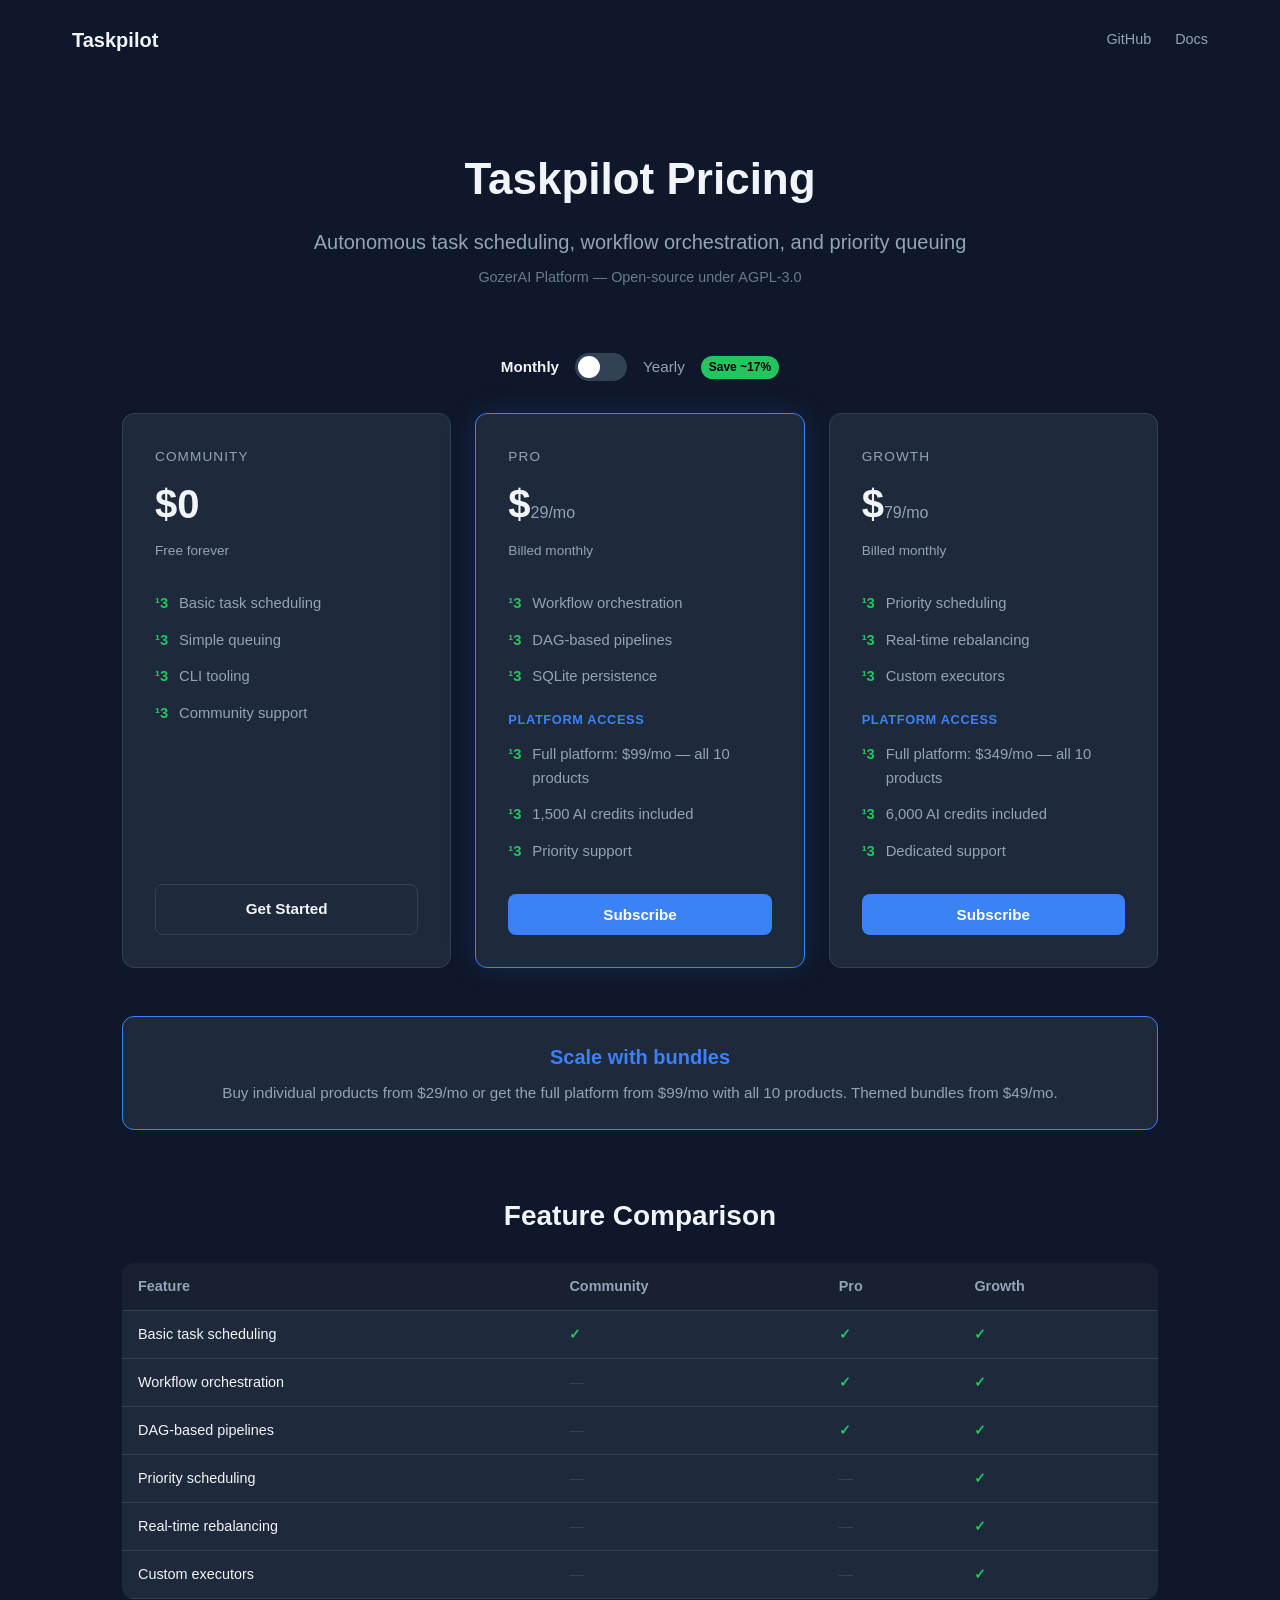
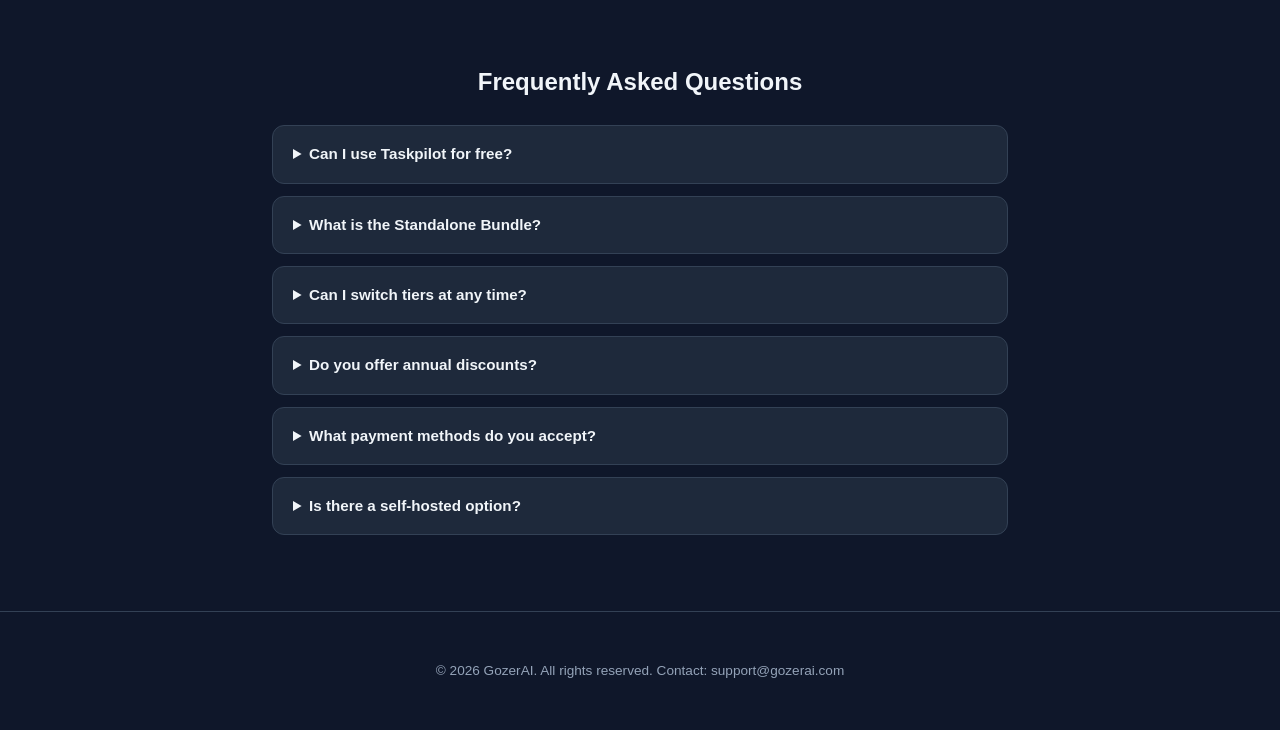
<file: docs/pricing/index.html>
<!DOCTYPE html>
<html lang="en">
<head>
<meta charset="UTF-8">
<meta name="viewport" content="width=device-width, initial-scale=1.0">
<title>Taskpilot Pricing</title>
<style>
*,*::before,*::after{box-sizing:border-box;margin:0;padding:0}
:root{--bg:#0f172a;--surface:#1e293b;--border:#334155;--text:#f1f5f9;--muted:#94a3b8;--accent:#3b82f6;--accent-hover:#2563eb;--green:#22c55e;--radius:12px}
body{font-family:-apple-system,BlinkMacSystemFont,"Segoe UI",Roboto,Helvetica,Arial,sans-serif;background:var(--bg);color:var(--text);line-height:1.6}
a{color:var(--accent);text-decoration:none}a:hover{text-decoration:underline}
.nav{display:flex;align-items:center;justify-content:space-between;max-width:1200px;margin:0 auto;padding:1.5rem 2rem}
.nav-brand{font-size:1.25rem;font-weight:700;color:var(--text)}
.nav-links{display:flex;gap:1.5rem}.nav-links a{color:var(--muted);font-size:.9rem}.nav-links a:hover{color:var(--text)}
.hero{text-align:center;padding:4rem 2rem 2rem}
.hero h1{font-size:2.75rem;font-weight:800;margin-bottom:.75rem}
.hero .tagline{font-size:1.25rem;color:var(--muted);margin-bottom:.5rem}
.hero .oss{font-size:.9rem;color:var(--muted);opacity:.7}
.toggle-wrap{display:flex;align-items:center;justify-content:center;gap:1rem;padding:2rem 0}
.toggle-label{font-size:.95rem;color:var(--muted);cursor:pointer}.toggle-label.active{color:var(--text);font-weight:600}
.toggle{position:relative;width:52px;height:28px;background:var(--border);border-radius:14px;cursor:pointer;transition:background .2s}
.toggle.yearly{background:var(--accent)}.toggle::after{content:"";position:absolute;top:3px;left:3px;width:22px;height:22px;background:#fff;border-radius:50%;transition:transform .2s}
.toggle.yearly::after{transform:translateX(24px)}
.save-badge{font-size:.75rem;background:var(--green);color:#000;padding:2px 8px;border-radius:9999px;font-weight:600}
.cards{display:grid;grid-template-columns:repeat(auto-fit,minmax(300px,1fr));gap:1.5rem;max-width:1100px;margin:0 auto;padding:0 2rem 3rem}
.card{background:var(--surface);border:1px solid var(--border);border-radius:var(--radius);padding:2rem;display:flex;flex-direction:column}
.card.featured{border-color:var(--accent);box-shadow:0 0 30px rgba(59,130,246,.15)}
.card-tier{font-size:.85rem;text-transform:uppercase;letter-spacing:.08em;color:var(--muted);margin-bottom:.25rem}
.card-price{font-size:2.5rem;font-weight:800;margin-bottom:.25rem}.card-price span{font-size:1rem;font-weight:400;color:var(--muted)}
.card-cycle{font-size:.85rem;color:var(--muted);margin-bottom:1.5rem}
.card ul{list-style:none;flex:1;margin-bottom:1.5rem}
.card li{padding:.4rem 0;padding-left:1.5rem;position:relative;font-size:.925rem;color:var(--muted)}.card li::before{content:"¹3";position:absolute;left:0;color:var(--green);font-weight:700}
.card li.section-label{color:var(--accent);font-weight:600;padding-left:0;font-size:.8rem;text-transform:uppercase;letter-spacing:.05em;margin-top:.5rem}
.card li.section-label::before{content:""}
.btn{display:block;text-align:center;padding:.75rem 1.5rem;border-radius:8px;font-weight:600;font-size:.95rem;border:none;cursor:pointer;transition:background .2s}
.btn-primary{background:var(--accent);color:#fff}.btn-primary:hover{background:var(--accent-hover);text-decoration:none}
.btn-outline{background:transparent;border:1px solid var(--border);color:var(--text)}.btn-outline:hover{border-color:var(--muted);text-decoration:none}
.callout{max-width:1100px;margin:0 auto 2rem;padding:0 2rem}
.callout-box{background:var(--surface);border:1px solid var(--accent);border-radius:var(--radius);padding:1.5rem 2rem;text-align:center}
.callout-box h3{font-size:1.25rem;margin-bottom:.5rem;color:var(--accent)}
.callout-box p{color:var(--muted);font-size:.95rem}
.section{max-width:1100px;margin:0 auto;padding:2rem}.section h2{font-size:1.75rem;font-weight:700;margin-bottom:1.5rem;text-align:center}
table{width:100%;border-collapse:collapse;background:var(--surface);border-radius:var(--radius);overflow:hidden}
th,td{padding:.75rem 1rem;text-align:left;border-bottom:1px solid var(--border);font-size:.9rem}
th{color:var(--muted);font-weight:600;background:rgba(0,0,0,.2)}td{color:var(--text)}
.check{color:var(--green);font-weight:700}.dash{color:var(--border)}
.faq{max-width:800px;margin:0 auto;padding:2rem}.faq h2{text-align:center;margin-bottom:1.5rem}
details{background:var(--surface);border:1px solid var(--border);border-radius:var(--radius);margin-bottom:.75rem}
summary{padding:1rem 1.25rem;cursor:pointer;font-weight:600;font-size:.95rem}summary:hover{color:var(--accent)}
details[open] summary{border-bottom:1px solid var(--border)}details p{padding:1rem 1.25rem;color:var(--muted);font-size:.9rem}
footer{text-align:center;padding:3rem 2rem;color:var(--muted);font-size:.85rem;border-top:1px solid var(--border);margin-top:2rem}
@media(max-width:768px){.hero h1{font-size:2rem}.cards{grid-template-columns:1fr}.nav{flex-direction:column;gap:1rem}}
</style>
</head>
<body>
<nav class="nav">
  <div class="nav-brand">Taskpilot</div>
  <div class="nav-links">
    <a href="https://github.com/chrisarseno/taskpilot">GitHub</a>
    <a href="https://github.com/chrisarseno/taskpilot#readme">Docs</a>
  </div>
</nav>
<section class="hero">
  <h1>Taskpilot Pricing</h1>
  <p class="tagline">Autonomous task scheduling, workflow orchestration, and priority queuing</p>
  <p class="oss">GozerAI Platform &mdash; Open-source under AGPL-3.0</p>
</section>
<div class="toggle-wrap">
  <span class="toggle-label active" data-cycle="monthly">Monthly</span>
  <div class="toggle" id="billingToggle" role="switch" aria-checked="false" tabindex="0"></div>
  <span class="toggle-label" data-cycle="yearly">Yearly</span>
  <span class="save-badge">Save ~17%</span>
</div>
<div class="cards">
  <div class="card">
    <div class="card-tier">Community</div>
    <div class="card-price">$0</div>
    <div class="card-cycle">Free forever</div>
    <ul>
      <li>Basic task scheduling</li>
      <li>Simple queuing</li>
      <li>CLI tooling</li>
      <li>Community support</li>
    </ul>
    <a href="https://github.com/chrisarseno/taskpilot" class="btn btn-outline">Get Started</a>
  </div>
  <div class="card featured">
    <div class="card-tier">Pro</div>
    <div class="card-price" data-monthly="29" data-yearly="290">$<span class="price-value">29</span><span>/mo</span></div>
    <div class="card-cycle cycle-text">Billed monthly</div>
    <ul>
      <li>Workflow orchestration</li>
      <li>DAG-based pipelines</li>
      <li>SQLite persistence</li>
      <li class="section-label">Platform access</li>
      <li>Full platform: $99/mo &mdash; all 10 products</li>
      <li>1,500 AI credits included</li>
      <li>Priority support</li>
    </ul>
    <button class="btn btn-primary" data-tier="pro">Subscribe</button>
  </div>
  <div class="card">
    <div class="card-tier">Growth</div>
    <div class="card-price" data-monthly="79" data-yearly="790">$<span class="price-value">79</span><span>/mo</span></div>
    <div class="card-cycle cycle-text">Billed monthly</div>
    <ul>
      <li>Priority scheduling</li>
      <li>Real-time rebalancing</li>
      <li>Custom executors</li>
      <li class="section-label">Platform access</li>
      <li>Full platform: $349/mo &mdash; all 10 products</li>
      <li>6,000 AI credits included</li>
      <li>Dedicated support</li>
    </ul>
    <button class="btn btn-primary" data-tier="growth">Subscribe</button>
  </div>
</div>
<div class="callout">
  <div class="callout-box">
    <h3>Scale with bundles</h3>
    <p>Buy individual products from $29/mo or get the full platform from $99/mo with all 10 products. Themed bundles from $49/mo.</p>
  </div>
</div>
<section class="section">
  <h2>Feature Comparison</h2>
  <table>
    <thead><tr><th>Feature</th><th>Community</th><th>Pro</th><th>Growth</th></tr></thead>
    <tbody>
      <tr><td>Basic task scheduling</td><td class="check">&#10003;</td><td class="check">&#10003;</td><td class="check">&#10003;</td></tr>
      <tr><td>Workflow orchestration</td><td class="dash">&mdash;</td><td class="check">&#10003;</td><td class="check">&#10003;</td></tr>
      <tr><td>DAG-based pipelines</td><td class="dash">&mdash;</td><td class="check">&#10003;</td><td class="check">&#10003;</td></tr>
      <tr><td>Priority scheduling</td><td class="dash">&mdash;</td><td class="dash">&mdash;</td><td class="check">&#10003;</td></tr>
      <tr><td>Real-time rebalancing</td><td class="dash">&mdash;</td><td class="dash">&mdash;</td><td class="check">&#10003;</td></tr>
      <tr><td>Custom executors</td><td class="dash">&mdash;</td><td class="dash">&mdash;</td><td class="check">&#10003;</td></tr>
    </tbody>
  </table>
</section>
<section class="faq">
  <h2>Frequently Asked Questions</h2>
  <details><summary>Can I use Taskpilot for free?</summary><p>Yes. The Community tier is free forever under the AGPL-3.0 license. It includes basic task scheduling and CLI tooling.</p></details>
  <details><summary>What is the Standalone Bundle?</summary><p>Each product can be purchased individually ($29/mo Pro, $79/mo Growth) or as part of the GozerAI Platform ($99-$899/mo) which includes all 10 products with shared AI credits. Themed bundles are also available from $49/mo.</p></details>
  <details><summary>Can I switch tiers at any time?</summary><p>Yes. Upgrades take effect immediately with prorated billing. Downgrades apply at the next billing cycle.</p></details>
  <details><summary>Do you offer annual discounts?</summary><p>Yes. Annual billing saves approximately 17% compared to monthly billing.</p></details>
  <details><summary>What payment methods do you accept?</summary><p>We accept all major credit cards via Stripe. Growth customers can pay by invoice.</p></details>
  <details><summary>Is there a self-hosted option?</summary><p>All products are open-source under AGPL-3.0. You can self-host with Community features. Pro and Growth features require a valid license key.</p></details>
</section>
<footer>&copy; 2026 GozerAI. All rights reserved. Contact: support@gozerai.com</footer>
<script>
(function(){
  const CONFIG={serverUrl:"https://api.gozerai.com/v1/provisioning",productCode:"STD",prices:{pro:{monthly:29,yearly:290},growth:{monthly:79,yearly:790}}};
  let yearly=false;
  const toggle=document.getElementById("billingToggle"),labels=document.querySelectorAll(".toggle-label"),priceEls=document.querySelectorAll(".card-price[data-monthly]"),cycleEls=document.querySelectorAll(".cycle-text"),buttons=document.querySelectorAll("[data-tier]");
  function update(){toggle.classList.toggle("yearly",yearly);toggle.setAttribute("aria-checked",yearly);labels.forEach(l=>l.classList.toggle("active",(l.dataset.cycle==="yearly")===yearly));priceEls.forEach(el=>{const v=yearly?el.dataset.yearly:el.dataset.monthly;el.querySelector(".price-value").textContent=Number(v).toLocaleString();el.querySelector("span:last-child").textContent=yearly?"/yr":"/mo"});cycleEls.forEach(el=>el.textContent=yearly?"Billed yearly":"Billed monthly")}
  toggle.addEventListener("click",()=>{yearly=!yearly;update()});toggle.addEventListener("keydown",e=>{if(e.key==="Enter"||e.key===" "){e.preventDefault();yearly=!yearly;update()}});labels.forEach(l=>l.addEventListener("click",()=>{yearly=l.dataset.cycle==="yearly";update()}));
  buttons.forEach(btn=>{btn.addEventListener("click",async()=>{const tier=btn.dataset.tier,cycle=yearly?"yearly":"monthly";if(!CONFIG.serverUrl){alert("Checkout server not configured.");return}btn.disabled=true;btn.textContent="Redirecting…";try{const r=await fetch(CONFIG.serverUrl+"/checkout/create",{method:"POST",headers:{"Content-Type":"application/json"},body:JSON.stringify({product_code:CONFIG.productCode,tier,billing_cycle:cycle,success_url:location.href+"?success=1",cancel_url:location.href+"?canceled=1"})});if(!r.ok)throw new Error("Server returned "+r.status);const d=await r.json();location.href=d.url}catch(e){alert("Checkout failed: "+e.message);btn.disabled=false;btn.textContent="Subscribe"}})});
})();
</script>
</body>
</html>
</file>
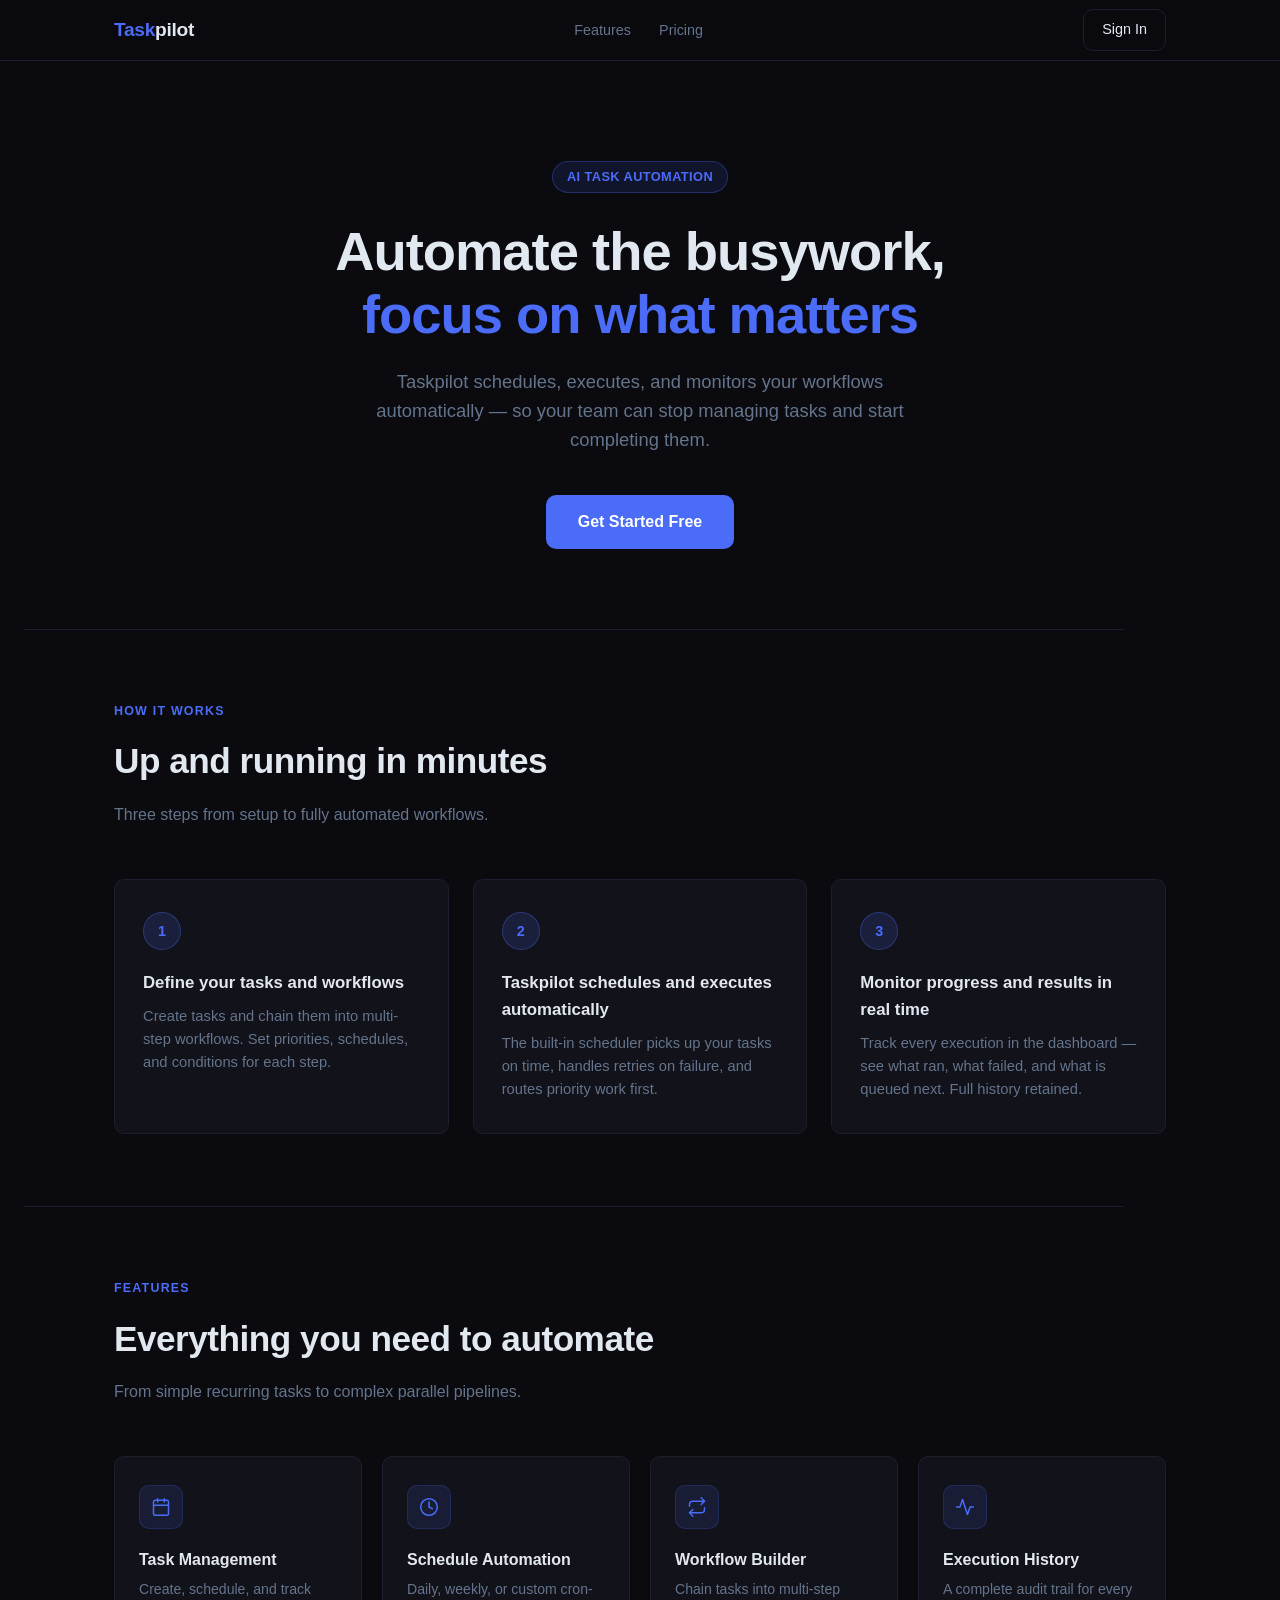
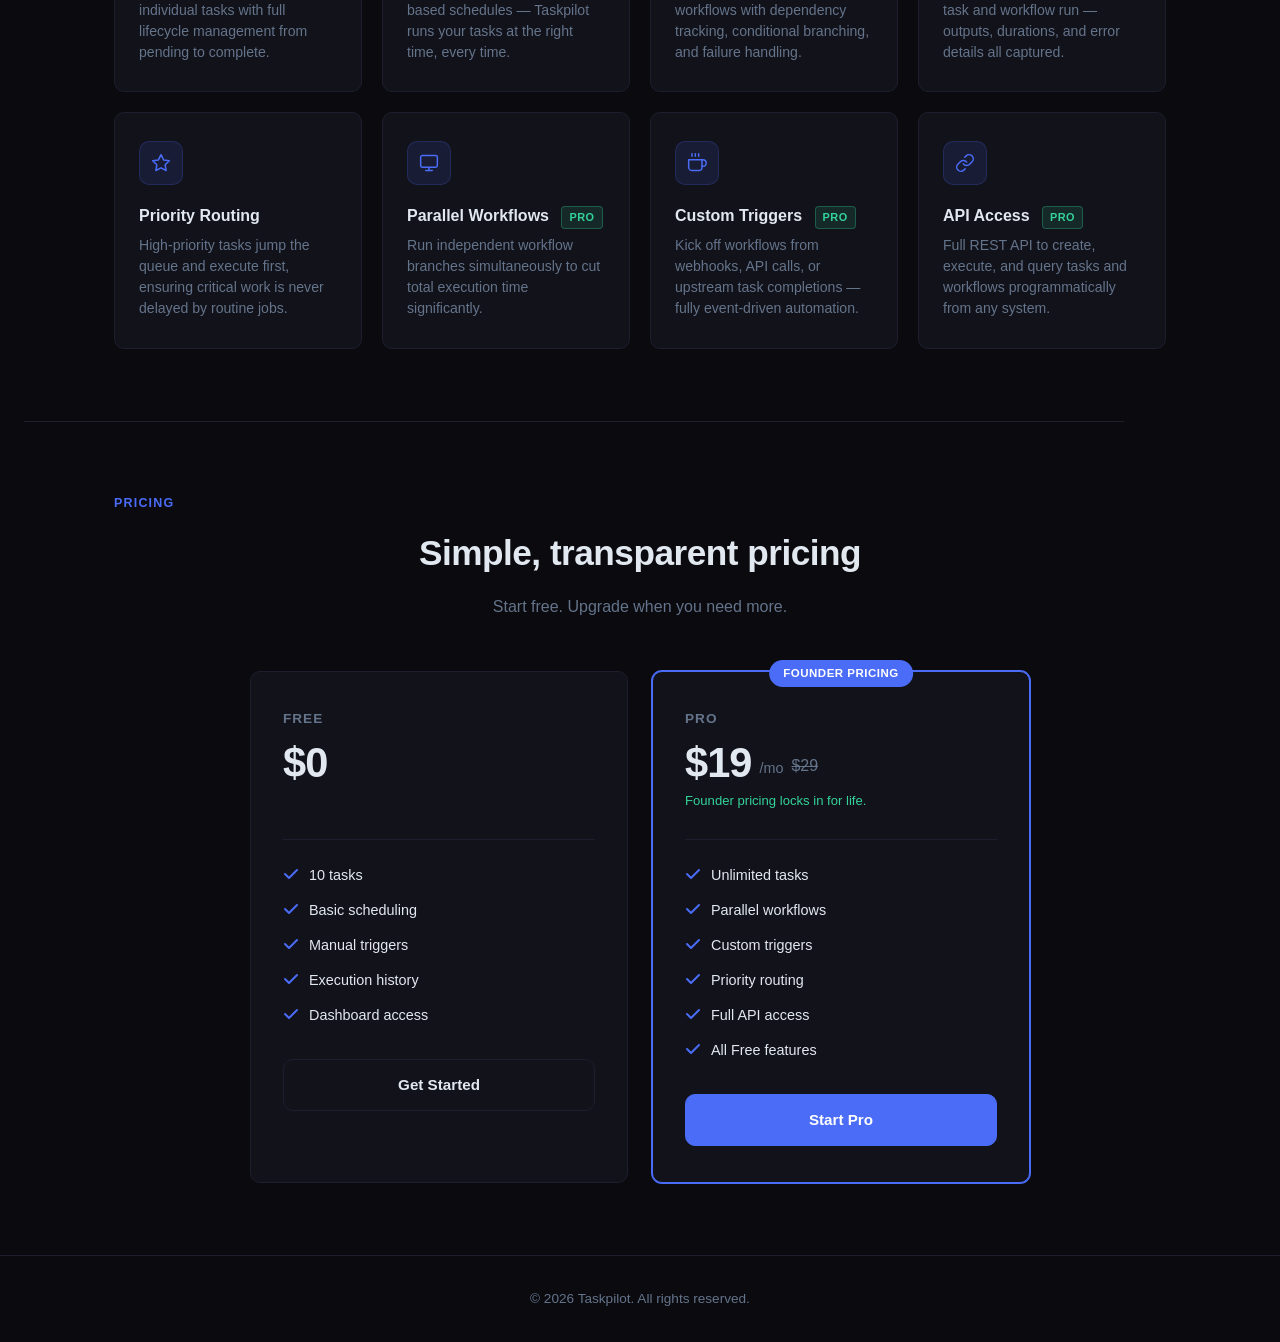
<file: frontend/landing.html>
<!DOCTYPE html>
<html lang="en">
<head>
  <meta charset="UTF-8" />
  <meta name="viewport" content="width=device-width, initial-scale=1.0" />
  <title>Taskpilot — Automate the busywork, focus on what matters</title>
  <style>
    *, *::before, *::after { box-sizing: border-box; margin: 0; padding: 0; }

    :root {
      --bg:       #0a0a0f;
      --card:     #12121a;
      --accent:   #4a6cf7;
      --accent-h: #3a5ce6;
      --text:     #e2e8f0;
      --muted:    #64748b;
      --success:  #34d399;
      --border:   #1e1e2e;
      --radius:   10px;
    }

    html { scroll-behavior: smooth; }

    body {
      background: var(--bg);
      color: var(--text);
      font-family: -apple-system, BlinkMacSystemFont, "Segoe UI", Roboto, Helvetica, Arial, sans-serif;
      font-size: 16px;
      line-height: 1.6;
      -webkit-font-smoothing: antialiased;
    }

    a { color: inherit; text-decoration: none; }

    /* ── Nav ── */
    nav {
      position: sticky;
      top: 0;
      z-index: 100;
      background: rgba(10, 10, 15, 0.92);
      backdrop-filter: blur(12px);
      border-bottom: 1px solid var(--border);
    }

    .nav-inner {
      max-width: 1100px;
      margin: 0 auto;
      padding: 0 24px;
      height: 60px;
      display: flex;
      align-items: center;
      justify-content: space-between;
    }

    .nav-logo {
      font-size: 1.2rem;
      font-weight: 700;
      letter-spacing: -0.3px;
      color: var(--text);
    }

    .nav-logo span {
      color: var(--accent);
    }

    .nav-links {
      display: flex;
      align-items: center;
      gap: 28px;
      list-style: none;
    }

    .nav-links a {
      font-size: 0.9rem;
      color: var(--muted);
      transition: color 0.15s;
    }

    .nav-links a:hover { color: var(--text); }

    .nav-signin {
      font-size: 0.9rem;
      font-weight: 500;
      padding: 8px 18px;
      border: 1px solid var(--border);
      border-radius: var(--radius);
      color: var(--text);
      background: transparent;
      transition: border-color 0.15s, background 0.15s;
    }

    .nav-signin:hover {
      border-color: var(--accent);
      background: rgba(74, 108, 247, 0.08);
    }

    /* ── Hero ── */
    .hero {
      max-width: 1100px;
      margin: 0 auto;
      padding: 100px 24px 80px;
      text-align: center;
    }

    .hero-badge {
      display: inline-block;
      background: rgba(74, 108, 247, 0.12);
      color: var(--accent);
      border: 1px solid rgba(74, 108, 247, 0.3);
      border-radius: 20px;
      font-size: 0.8rem;
      font-weight: 600;
      padding: 5px 14px;
      margin-bottom: 28px;
      letter-spacing: 0.4px;
      text-transform: uppercase;
    }

    .hero h1 {
      font-size: clamp(2rem, 5vw, 3.4rem);
      font-weight: 800;
      letter-spacing: -1px;
      line-height: 1.15;
      max-width: 820px;
      margin: 0 auto 20px;
    }

    .hero h1 span { color: var(--accent); }

    .hero-sub {
      font-size: 1.15rem;
      color: var(--muted);
      max-width: 560px;
      margin: 0 auto 40px;
    }

    .cta-btn {
      display: inline-block;
      background: var(--accent);
      color: #fff;
      font-size: 1rem;
      font-weight: 600;
      padding: 14px 32px;
      border-radius: var(--radius);
      border: none;
      cursor: pointer;
      transition: background 0.15s, transform 0.1s;
    }

    .cta-btn:hover { background: var(--accent-h); transform: translateY(-1px); }

    /* ── Section shared ── */
    section {
      max-width: 1100px;
      margin: 0 auto;
      padding: 72px 24px;
    }

    .section-label {
      display: block;
      font-size: 0.78rem;
      font-weight: 700;
      letter-spacing: 1.2px;
      text-transform: uppercase;
      color: var(--accent);
      margin-bottom: 12px;
    }

    .section-title {
      font-size: clamp(1.6rem, 3vw, 2.2rem);
      font-weight: 700;
      letter-spacing: -0.5px;
      margin-bottom: 12px;
    }

    .section-sub {
      color: var(--muted);
      font-size: 1rem;
      max-width: 520px;
      margin-bottom: 52px;
    }

    hr.divider {
      border: none;
      border-top: 1px solid var(--border);
      max-width: 1100px;
      margin: 0 24px;
    }

    /* ── How it works ── */
    .steps {
      display: grid;
      grid-template-columns: repeat(auto-fit, minmax(260px, 1fr));
      gap: 24px;
    }

    .step-card {
      background: var(--card);
      border: 1px solid var(--border);
      border-radius: var(--radius);
      padding: 32px 28px;
    }

    .step-number {
      width: 38px;
      height: 38px;
      border-radius: 50%;
      background: rgba(74, 108, 247, 0.15);
      border: 1px solid rgba(74, 108, 247, 0.35);
      color: var(--accent);
      font-size: 0.9rem;
      font-weight: 700;
      display: flex;
      align-items: center;
      justify-content: center;
      margin-bottom: 20px;
    }

    .step-card h3 {
      font-size: 1.05rem;
      font-weight: 600;
      margin-bottom: 8px;
    }

    .step-card p {
      font-size: 0.92rem;
      color: var(--muted);
      line-height: 1.55;
    }

    /* ── Features ── */
    .features-grid {
      display: grid;
      grid-template-columns: repeat(auto-fit, minmax(240px, 1fr));
      gap: 20px;
    }

    .feature-card {
      background: var(--card);
      border: 1px solid var(--border);
      border-radius: var(--radius);
      padding: 28px 24px;
      transition: border-color 0.2s;
    }

    .feature-card:hover { border-color: rgba(74, 108, 247, 0.4); }

    .feature-icon {
      width: 44px;
      height: 44px;
      border-radius: 10px;
      background: rgba(74, 108, 247, 0.12);
      border: 1px solid rgba(74, 108, 247, 0.2);
      display: flex;
      align-items: center;
      justify-content: center;
      margin-bottom: 18px;
    }

    .feature-icon svg {
      width: 20px;
      height: 20px;
      stroke: var(--accent);
      fill: none;
      stroke-width: 1.8;
      stroke-linecap: round;
      stroke-linejoin: round;
    }

    .feature-card h3 {
      font-size: 1rem;
      font-weight: 600;
      margin-bottom: 6px;
    }

    .feature-card p {
      font-size: 0.88rem;
      color: var(--muted);
      line-height: 1.5;
    }

    .pro-tag {
      display: inline-block;
      font-size: 0.68rem;
      font-weight: 700;
      letter-spacing: 0.5px;
      text-transform: uppercase;
      background: rgba(52, 211, 153, 0.12);
      color: var(--success);
      border: 1px solid rgba(52, 211, 153, 0.3);
      border-radius: 4px;
      padding: 2px 7px;
      margin-left: 8px;
      vertical-align: middle;
    }

    /* ── Pricing ── */
    .pricing-grid {
      display: grid;
      grid-template-columns: repeat(auto-fit, minmax(300px, 1fr));
      gap: 24px;
      max-width: 780px;
      margin: 0 auto;
    }

    .pricing-card {
      background: var(--card);
      border: 1px solid var(--border);
      border-radius: var(--radius);
      padding: 36px 32px;
      position: relative;
    }

    .pricing-card.featured {
      border-color: var(--accent);
      box-shadow: 0 0 0 1px var(--accent);
    }

    .founder-badge {
      position: absolute;
      top: -12px;
      left: 50%;
      transform: translateX(-50%);
      background: var(--accent);
      color: #fff;
      font-size: 0.72rem;
      font-weight: 700;
      letter-spacing: 0.5px;
      text-transform: uppercase;
      padding: 4px 14px;
      border-radius: 20px;
      white-space: nowrap;
    }

    .plan-name {
      font-size: 0.85rem;
      font-weight: 600;
      text-transform: uppercase;
      letter-spacing: 1px;
      color: var(--muted);
      margin-bottom: 12px;
    }

    .plan-price {
      display: flex;
      align-items: flex-end;
      gap: 8px;
      margin-bottom: 6px;
    }

    .plan-price .amount {
      font-size: 2.6rem;
      font-weight: 800;
      letter-spacing: -1px;
      line-height: 1;
    }

    .plan-price .period {
      font-size: 0.9rem;
      color: var(--muted);
      margin-bottom: 4px;
    }

    .plan-price .strikethrough {
      font-size: 1rem;
      color: var(--muted);
      text-decoration: line-through;
      margin-bottom: 5px;
    }

    .plan-note {
      font-size: 0.82rem;
      color: var(--success);
      font-weight: 500;
      margin-bottom: 28px;
      min-height: 20px;
    }

    .plan-divider {
      border: none;
      border-top: 1px solid var(--border);
      margin-bottom: 24px;
    }

    .plan-features {
      list-style: none;
      margin-bottom: 32px;
      display: flex;
      flex-direction: column;
      gap: 12px;
    }

    .plan-features li {
      display: flex;
      align-items: flex-start;
      gap: 10px;
      font-size: 0.9rem;
      color: var(--text);
    }

    .plan-features li::before {
      content: "";
      display: inline-block;
      width: 16px;
      height: 16px;
      min-width: 16px;
      margin-top: 2px;
      background-image: url("data:image/svg+xml,%3Csvg xmlns='http://www.w3.org/2000/svg' viewBox='0 0 16 16' fill='none' stroke='%234a6cf7' stroke-width='2' stroke-linecap='round' stroke-linejoin='round'%3E%3Cpolyline points='2,8 6,12 14,4'/%3E%3C/svg%3E");
      background-size: contain;
      background-repeat: no-repeat;
    }

    .plan-cta {
      display: block;
      width: 100%;
      text-align: center;
      padding: 13px 20px;
      border-radius: var(--radius);
      font-size: 0.95rem;
      font-weight: 600;
      cursor: pointer;
      transition: background 0.15s, border-color 0.15s;
    }

    .plan-cta.secondary {
      background: transparent;
      border: 1px solid var(--border);
      color: var(--text);
    }

    .plan-cta.secondary:hover {
      border-color: var(--accent);
      background: rgba(74, 108, 247, 0.08);
    }

    .plan-cta.primary {
      background: var(--accent);
      border: 1px solid var(--accent);
      color: #fff;
    }

    .plan-cta.primary:hover { background: var(--accent-h); }

    /* ── Footer ── */
    footer {
      border-top: 1px solid var(--border);
      padding: 32px 24px;
      text-align: center;
      color: var(--muted);
      font-size: 0.85rem;
    }

    /* ── Responsive ── */
    @media (max-width: 640px) {
      .nav-links { display: none; }
      .hero { padding: 64px 20px 56px; }
      section { padding: 56px 20px; }
    }
  </style>
</head>
<body>

  <!-- Nav -->
  <nav>
    <div class="nav-inner">
      <a class="nav-logo" href="/"><span>Task</span>pilot</a>
      <ul class="nav-links">
        <li><a href="#features">Features</a></li>
        <li><a href="#pricing">Pricing</a></li>
      </ul>
      <a class="nav-signin" href="/dashboard">Sign In</a>
    </div>
  </nav>

  <!-- Hero -->
  <div class="hero">
    <div class="hero-badge">AI Task Automation</div>
    <h1>Automate the busywork,<br /><span>focus on what matters</span></h1>
    <p class="hero-sub">
      Taskpilot schedules, executes, and monitors your workflows automatically — so your team can stop managing tasks and start completing them.
    </p>
    <a class="cta-btn" href="/dashboard">Get Started Free</a>
  </div>

  <hr class="divider" />

  <!-- How it works -->
  <section id="how-it-works">
    <span class="section-label">How It Works</span>
    <h2 class="section-title">Up and running in minutes</h2>
    <p class="section-sub">Three steps from setup to fully automated workflows.</p>
    <div class="steps">
      <div class="step-card">
        <div class="step-number">1</div>
        <h3>Define your tasks and workflows</h3>
        <p>Create tasks and chain them into multi-step workflows. Set priorities, schedules, and conditions for each step.</p>
      </div>
      <div class="step-card">
        <div class="step-number">2</div>
        <h3>Taskpilot schedules and executes automatically</h3>
        <p>The built-in scheduler picks up your tasks on time, handles retries on failure, and routes priority work first.</p>
      </div>
      <div class="step-card">
        <div class="step-number">3</div>
        <h3>Monitor progress and results in real time</h3>
        <p>Track every execution in the dashboard — see what ran, what failed, and what is queued next. Full history retained.</p>
      </div>
    </div>
  </section>

  <hr class="divider" />

  <!-- Features -->
  <section id="features">
    <span class="section-label">Features</span>
    <h2 class="section-title">Everything you need to automate</h2>
    <p class="section-sub">From simple recurring tasks to complex parallel pipelines.</p>
    <div class="features-grid">

      <div class="feature-card">
        <div class="feature-icon">
          <svg viewBox="0 0 24 24"><rect x="3" y="4" width="18" height="18" rx="2"/><line x1="16" y1="2" x2="16" y2="6"/><line x1="8" y1="2" x2="8" y2="6"/><line x1="3" y1="10" x2="21" y2="10"/></svg>
        </div>
        <h3>Task Management</h3>
        <p>Create, schedule, and track individual tasks with full lifecycle management from pending to complete.</p>
      </div>

      <div class="feature-card">
        <div class="feature-icon">
          <svg viewBox="0 0 24 24"><circle cx="12" cy="12" r="10"/><polyline points="12,6 12,12 16,14"/></svg>
        </div>
        <h3>Schedule Automation</h3>
        <p>Daily, weekly, or custom cron-based schedules — Taskpilot runs your tasks at the right time, every time.</p>
      </div>

      <div class="feature-card">
        <div class="feature-icon">
          <svg viewBox="0 0 24 24"><polyline points="17,1 21,5 17,9"/><path d="M3 11V9a4 4 0 0 1 4-4h14"/><polyline points="7,23 3,19 7,15"/><path d="M21 13v2a4 4 0 0 1-4 4H3"/></svg>
        </div>
        <h3>Workflow Builder</h3>
        <p>Chain tasks into multi-step workflows with dependency tracking, conditional branching, and failure handling.</p>
      </div>

      <div class="feature-card">
        <div class="feature-icon">
          <svg viewBox="0 0 24 24"><polyline points="22,12 18,12 15,21 9,3 6,12 2,12"/></svg>
        </div>
        <h3>Execution History</h3>
        <p>A complete audit trail for every task and workflow run — outputs, durations, and error details all captured.</p>
      </div>

      <div class="feature-card">
        <div class="feature-icon">
          <svg viewBox="0 0 24 24"><polygon points="12,2 15.09,8.26 22,9.27 17,14.14 18.18,21.02 12,17.77 5.82,21.02 7,14.14 2,9.27 8.91,8.26 12,2"/></svg>
        </div>
        <h3>Priority Routing</h3>
        <p>High-priority tasks jump the queue and execute first, ensuring critical work is never delayed by routine jobs.</p>
      </div>

      <div class="feature-card">
        <div class="feature-icon">
          <svg viewBox="0 0 24 24"><rect x="2" y="3" width="20" height="14" rx="2"/><line x1="8" y1="21" x2="16" y2="21"/><line x1="12" y1="17" x2="12" y2="21"/></svg>
        </div>
        <h3>Parallel Workflows <span class="pro-tag">Pro</span></h3>
        <p>Run independent workflow branches simultaneously to cut total execution time significantly.</p>
      </div>

      <div class="feature-card">
        <div class="feature-icon">
          <svg viewBox="0 0 24 24"><path d="M18 8h1a4 4 0 0 1 0 8h-1"/><path d="M2 8h16v9a4 4 0 0 1-4 4H6a4 4 0 0 1-4-4V8z"/><line x1="6" y1="1" x2="6" y2="4"/><line x1="10" y1="1" x2="10" y2="4"/><line x1="14" y1="1" x2="14" y2="4"/></svg>
        </div>
        <h3>Custom Triggers <span class="pro-tag">Pro</span></h3>
        <p>Kick off workflows from webhooks, API calls, or upstream task completions — fully event-driven automation.</p>
      </div>

      <div class="feature-card">
        <div class="feature-icon">
          <svg viewBox="0 0 24 24"><path d="M10 13a5 5 0 0 0 7.54.54l3-3a5 5 0 0 0-7.07-7.07l-1.72 1.71"/><path d="M14 11a5 5 0 0 0-7.54-.54l-3 3a5 5 0 0 0 7.07 7.07l1.71-1.71"/></svg>
        </div>
        <h3>API Access <span class="pro-tag">Pro</span></h3>
        <p>Full REST API to create, execute, and query tasks and workflows programmatically from any system.</p>
      </div>

    </div>
  </section>

  <hr class="divider" />

  <!-- Pricing -->
  <section id="pricing">
    <span class="section-label">Pricing</span>
    <h2 class="section-title" style="text-align:center;">Simple, transparent pricing</h2>
    <p class="section-sub" style="margin-left:auto;margin-right:auto;text-align:center;">Start free. Upgrade when you need more.</p>
    <div class="pricing-grid">

      <!-- Free -->
      <div class="pricing-card">
        <div class="plan-name">Free</div>
        <div class="plan-price">
          <span class="amount">$0</span>
        </div>
        <p class="plan-note">&nbsp;</p>
        <hr class="plan-divider" />
        <ul class="plan-features">
          <li>10 tasks</li>
          <li>Basic scheduling</li>
          <li>Manual triggers</li>
          <li>Execution history</li>
          <li>Dashboard access</li>
        </ul>
        <a class="plan-cta secondary" href="/dashboard">Get Started</a>
      </div>

      <!-- Pro -->
      <div class="pricing-card featured">
        <div class="founder-badge">Founder Pricing</div>
        <div class="plan-name">Pro</div>
        <div class="plan-price">
          <span class="amount">$19</span>
          <span class="period">/mo</span>
          <span class="strikethrough">$29</span>
        </div>
        <p class="plan-note">Founder pricing locks in for life.</p>
        <hr class="plan-divider" />
        <ul class="plan-features">
          <li>Unlimited tasks</li>
          <li>Parallel workflows</li>
          <li>Custom triggers</li>
          <li>Priority routing</li>
          <li>Full API access</li>
          <li>All Free features</li>
        </ul>
        <a class="plan-cta primary" href="/dashboard">Start Pro</a>
      </div>

    </div>
  </section>

  <!-- Footer -->
  <footer>
    <p>&copy; 2026 Taskpilot. All rights reserved.</p>
  </footer>

</body>
</html>
</file>
